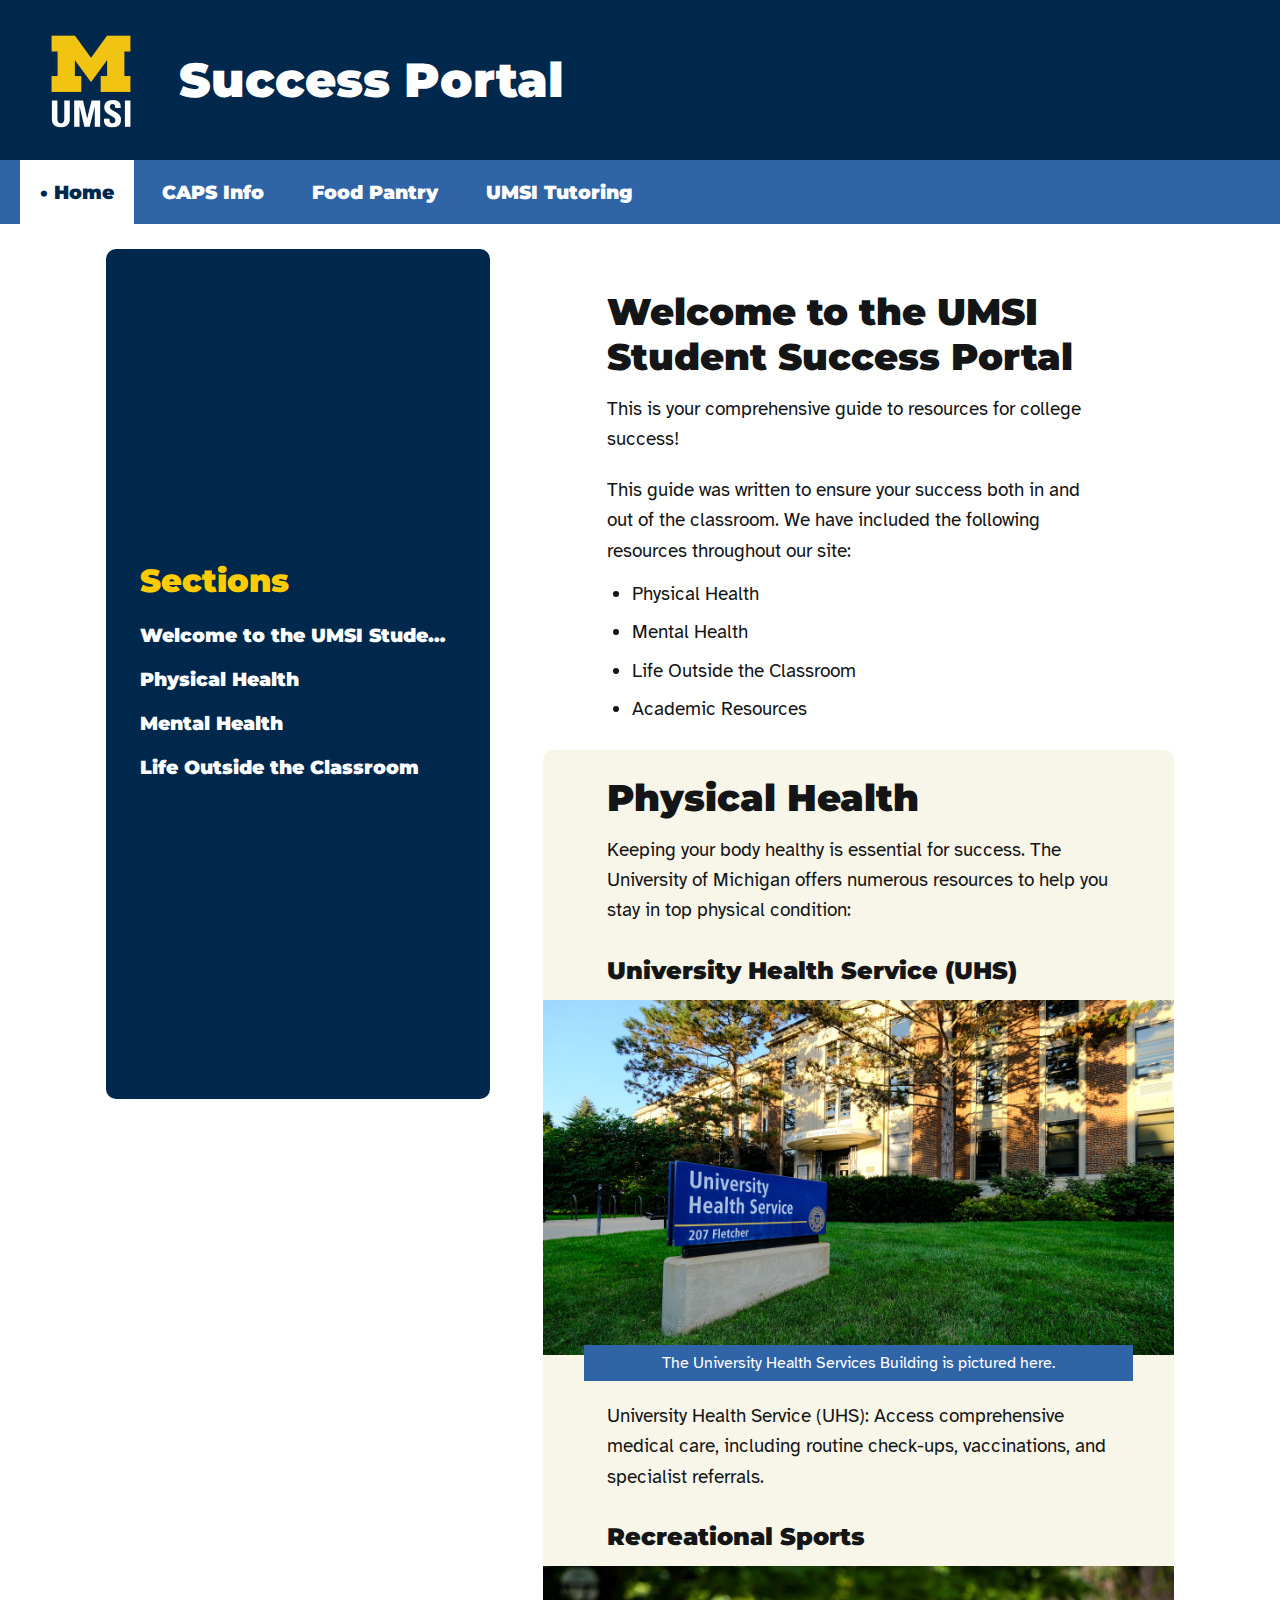
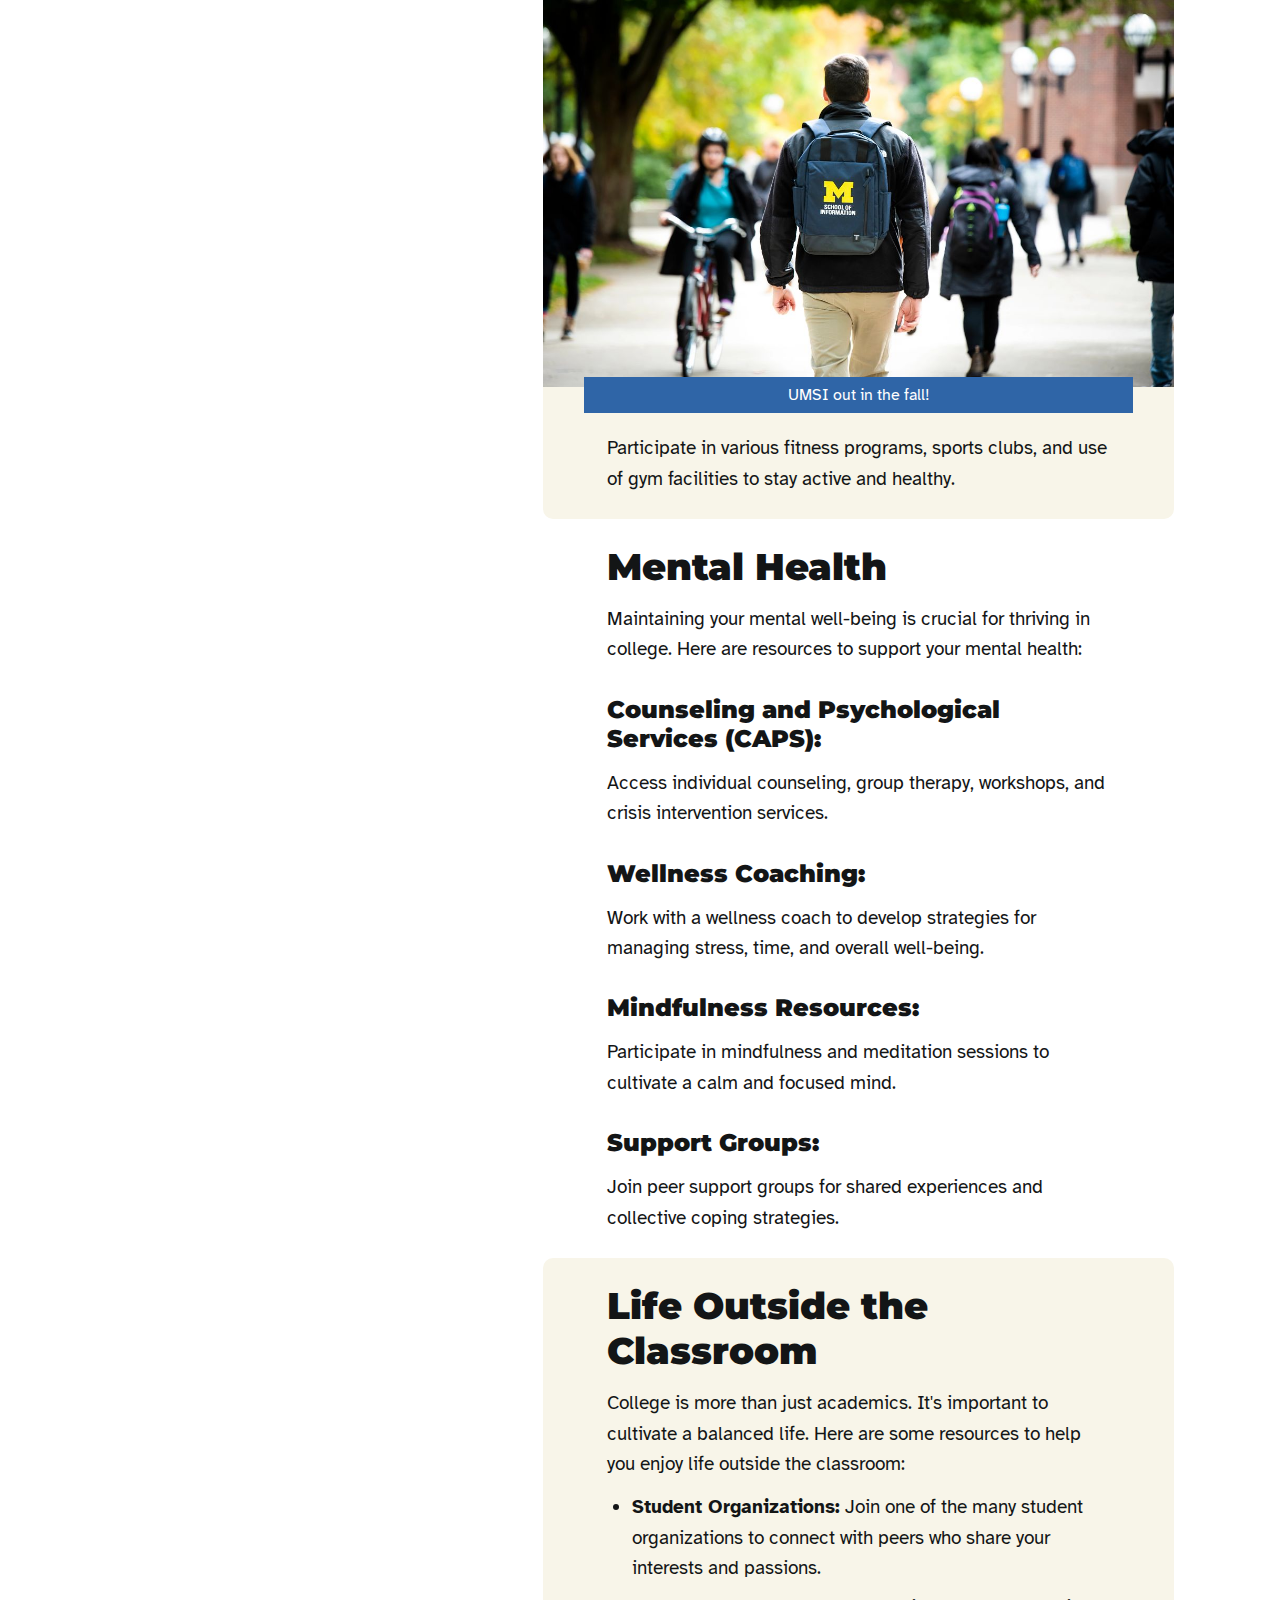
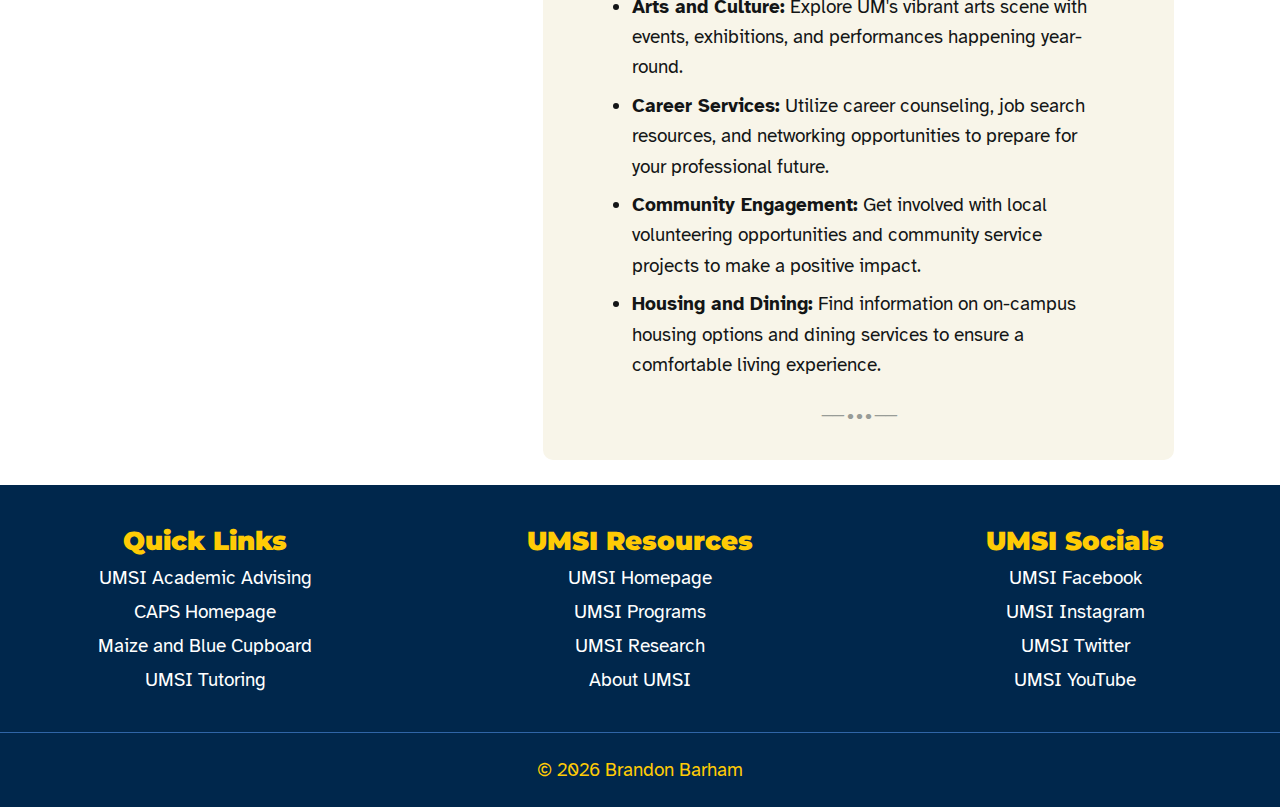
<file: index.html>
<!DOCTYPE html>
<html lang="en">
  <head>
    <meta charset="UTF-8">
    <meta
      name="viewport"
      content="width=device-width, initial-scale=1.0"
    >
    <title>Student Success Portal</title>

    <link
      rel="stylesheet"
      href="css/html5reset.css"
    >
    <link
      rel="stylesheet"
      href="css/style.css"
    >
  </head>
  <body>
    <header>
      <a
        href="#welcome-to-the-umsi-student-success-portal"
        class="skip"
        >Skip to Main Content</a
      >
      <img
        src="images/UMSI_signature_vertical_informal_solidblue.jpg"
        alt="UMSI Logo"
      >
      <h1>Success Portal</h1>
      <!-- Sourced from the UMSI Digital Asset Portal -->
      <nav aria-label="Page Navigation">
        <ul>
          <li>
            <a
              href="index.html"
              class="active"
              >Home</a
            >
          </li>
          <li><a href="caps.html">CAPS Info</a></li>
          <li><a href="pantry.html">Food Pantry</a></li>
          <li><a href="tutoring.html">UMSI Tutoring</a></li>
        </ul>
      </nav>
    </header>
    <main id="main">
      <aside>
        <div>
          <h2>Sections</h2>
          <nav aria-label="Section Navigation">
            <ul>
              <li>
                <a href="#welcome-to-the-umsi-student-success-portal">Welcome to the UMSI Student Success Portal</a>
              </li>
              <li>
                <a href="#physical-health">Physical Health</a>
              </li>
              <li>
                <a href="#mental-health">Mental Health</a>
              </li>
              <li>
                <a href="#life-outside-the-classroom">Life Outside the Classroom</a>
              </li>
            </ul>
          </nav>
        </div>
      </aside>

      <section id="welcome-to-the-umsi-student-success-portal">
        <h2>Welcome to the UMSI Student Success Portal</h2>

        <p>This is your comprehensive guide to resources for college success!</p>
        <p>This guide was written to ensure your success both in and out of the classroom. We have included the following resources throughout our site:</p>
        <ul>
          <li>Physical Health</li>
          <li>Mental Health</li>
          <li>Life Outside the Classroom</li>
          <li>Academic Resources</li>
        </ul>
      </section>

      <section id="physical-health">
        <h2>Physical Health</h2>

        <p>Keeping your body healthy is essential for success. The University of Michigan offers numerous resources to help you stay in top physical condition:</p>

        <article>
          <h3>University Health Service (UHS)</h3>
          <figure>
            <img
              src="images/UHS.jpg"
              alt="The sign for the University Health Services building, with the building itself in the background."
            >
            <!-- Sourced from the UMSI Digital Asset Portal -->
            <figcaption>The University Health Services Building is pictured here.</figcaption>
          </figure>
          <p>University Health Service (UHS): Access comprehensive medical care, including routine check-ups, vaccinations, and specialist referrals.</p>
        </article>

        <article>
          <h3>Recreational Sports</h3>
          <figure>
            <img
              src="images/UMSI_CampusFall_UMSIBackpack_02.jpg"
              alt="A student wears a UMSI backpack in fall on the drag."
            >
            <!-- Sourced from the UMSI Digital Asset Portal -->
            <figcaption>UMSI out in the fall!</figcaption>
          </figure>
          <p>Participate in various fitness programs, sports clubs, and use of gym facilities to stay active and healthy.</p>
        </article>
      </section>

      <section id="mental-health">
        <h2>Mental Health</h2>

        <p>Maintaining your mental well-being is crucial for thriving in college. Here are resources to support your mental health:</p>

        <article>
          <h3>Counseling and Psychological Services (CAPS):</h3>
          <p>Access individual counseling, group therapy, workshops, and crisis intervention services.</p>
        </article>

        <article>
          <h3>Wellness Coaching:</h3>
          <p>Work with a wellness coach to develop strategies for managing stress, time, and overall well-being.</p>
        </article>

        <article>
          <h3>Mindfulness Resources:</h3>
          <p>Participate in mindfulness and meditation sessions to cultivate a calm and focused mind.</p>
        </article>

        <article>
          <h3>Support Groups:</h3>
          <p>Join peer support groups for shared experiences and collective coping strategies.</p>
        </article>
      </section>

      <section id="life-outside-the-classroom">
        <h2>Life Outside the Classroom</h2>

        <p>College is more than just academics. It's important to cultivate a balanced life. Here are some resources to help you enjoy life outside the classroom:</p>
        <ul>
          <li><strong>Student Organizations:</strong> Join one of the many student organizations to connect with peers who share your interests and passions.</li>
          <li><strong>Arts and Culture:</strong> Explore UM's vibrant arts scene with events, exhibitions, and performances happening year-round.</li>
          <li><strong>Career Services:</strong> Utilize career counseling, job search resources, and networking opportunities to prepare for your professional future.</li>
          <li><strong>Community Engagement:</strong> Get involved with local volunteering opportunities and community service projects to make a positive impact.</li>
          <li><strong>Housing and Dining:</strong> Find information on on-campus housing options and dining services to ensure a comfortable living experience.</li>
        </ul>
      </section>

      <!-- Content taken & modified from UMGPT with the prompt, "write me a webpage of intro content to help University of Michigan Master's students navigate different resources for being successful in grad school - this will include academic resources, physical health resources, mental health resources, support for life outside the classroom"
        UMGPT. (2024). UMGPT (August 29th version) [Large language model]. -->
    </main>
    <footer>
      <section>
        <h2>Quick Links</h2>
        <p>
          <a href="https://sites.google.com/umich.edu/msiacademicadvising/student-support-resources"> UMSI Academic Advising </a>
        </p>
        <p>
          <a href="https://caps.umich.edu/">CAPS Homepage</a>
        </p>
        <p>
          <a href="https://mbc.studentlife.umich.edu/"> Maize and Blue Cupboard </a>
        </p>
        <p>
          <a href="https://sites.google.com/umich.edu/umsitutoring"> UMSI Tutoring </a>
        </p>
      </section>
      <section>
        <h2>UMSI Resources</h2>
        <p>
          <a href="https://www.si.umich.edu/">UMSI Homepage</a>
        </p>
        <p>
          <a href="https://www.si.umich.edu/programs">UMSI Programs</a>
        </p>
        <p>
          <a href="https://www.si.umich.edu/research">UMSI Research</a>
        </p>
        <p>
          <a href="https://www.si.umich.edu/about-umsi">About UMSI</a>
        </p>
      </section>
      <section>
        <h2>UMSI Socials</h2>
        <p>
          <a href="https://www.facebook.com/uomsi/">UMSI Facebook</a>
        </p>
        <p>
          <a href="https://www.instagram.com/umschoolofinformation/">UMSI Instagram</a>
        </p>
        <p>
          <a href="https://x.com/umsi">UMSI Twitter</a>
        </p>
        <p>
          <a href="https://www.youtube.com/user/schoolofinformation">UMSI YouTube</a>
        </p>
      </section>
      <div>
        <p>&copy; <span id="year">2025</span> Brandon Barham</p>
      </div>
    </footer>

    <script src="js/script.js"></script>
  </body>
</html>
</file>
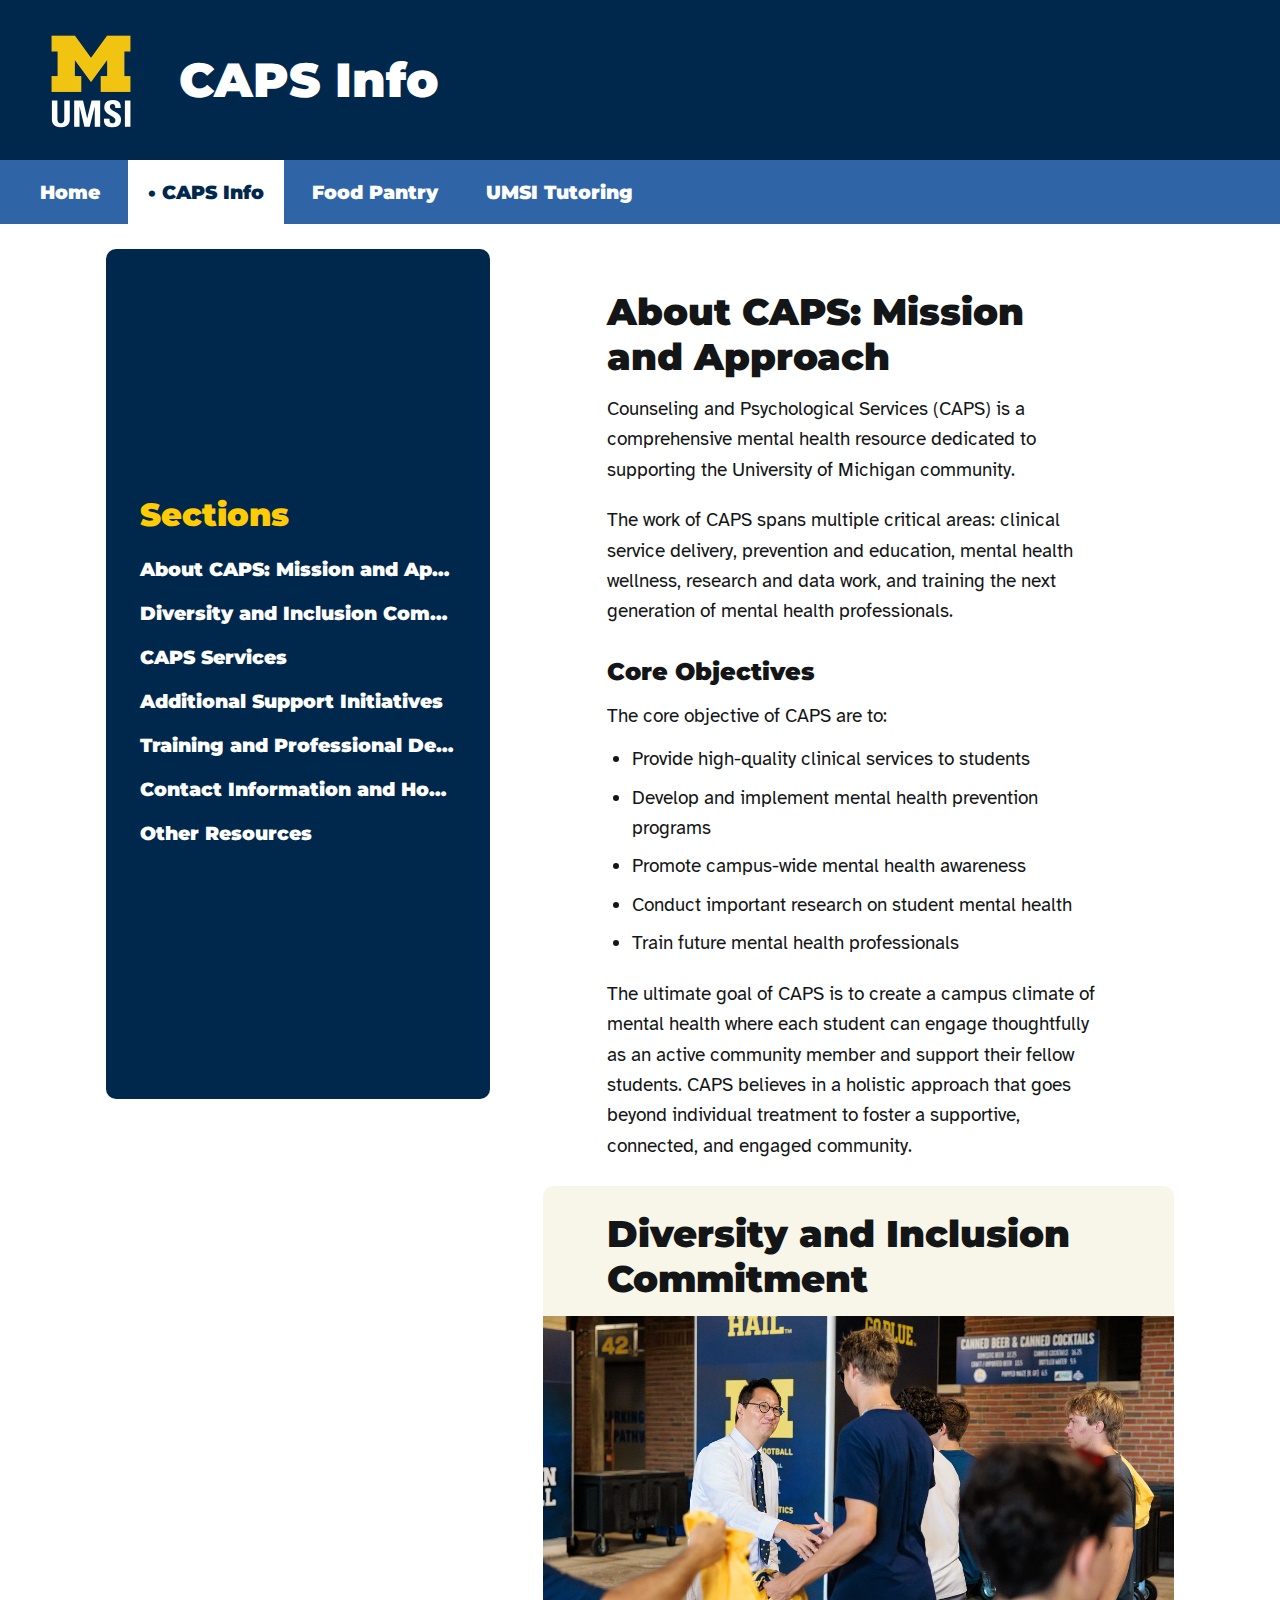
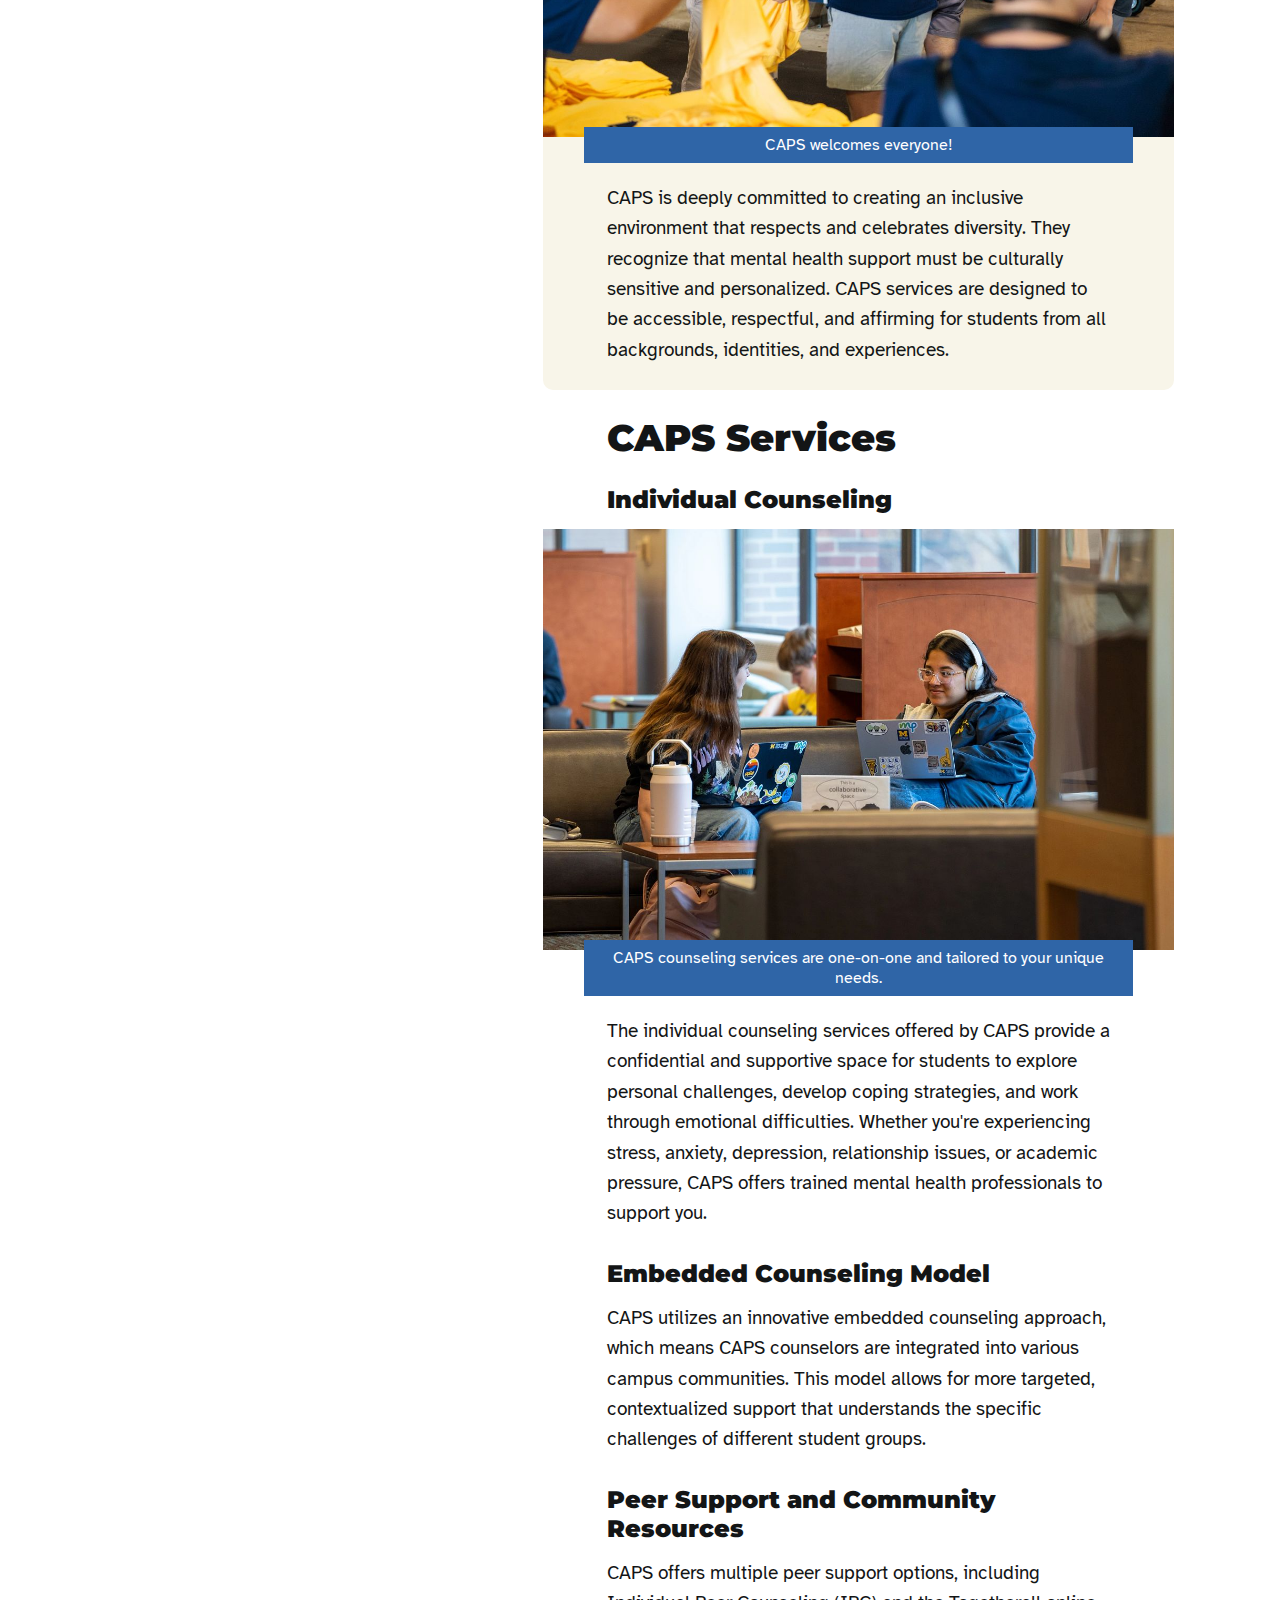
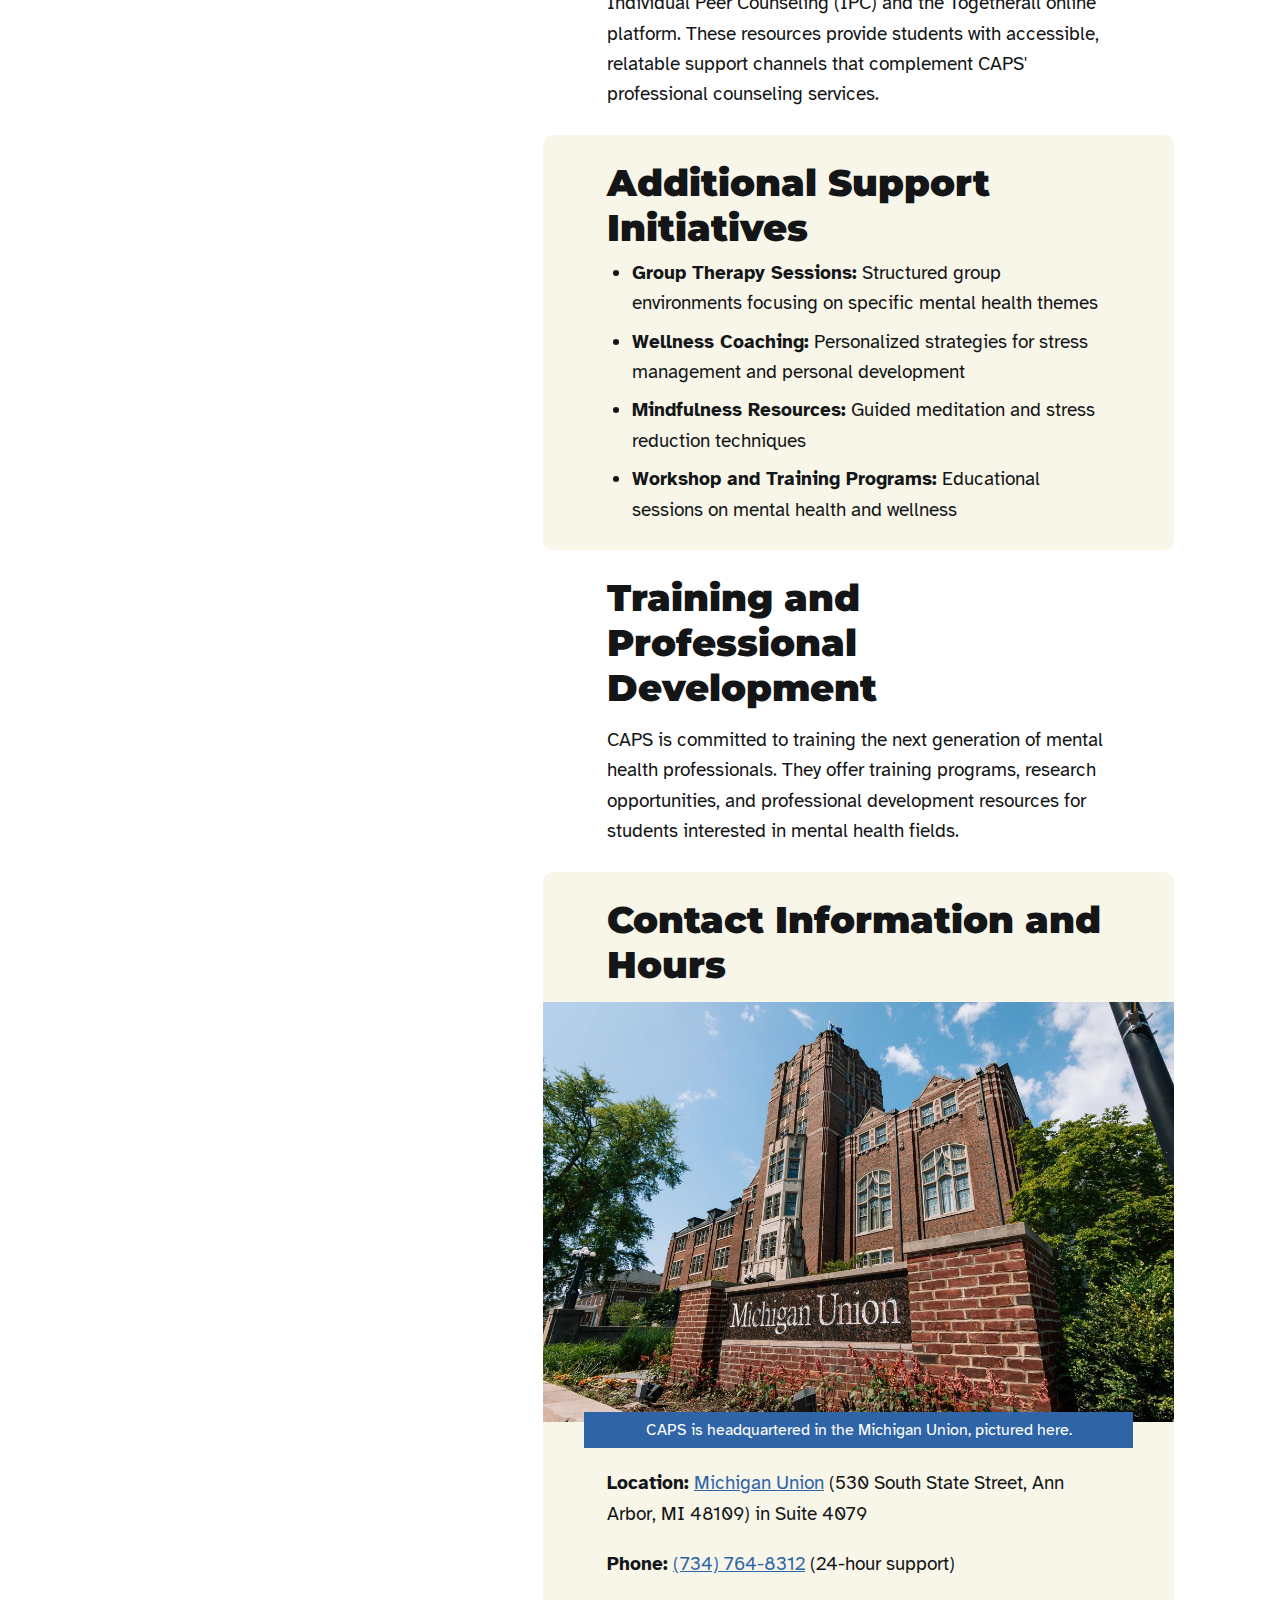
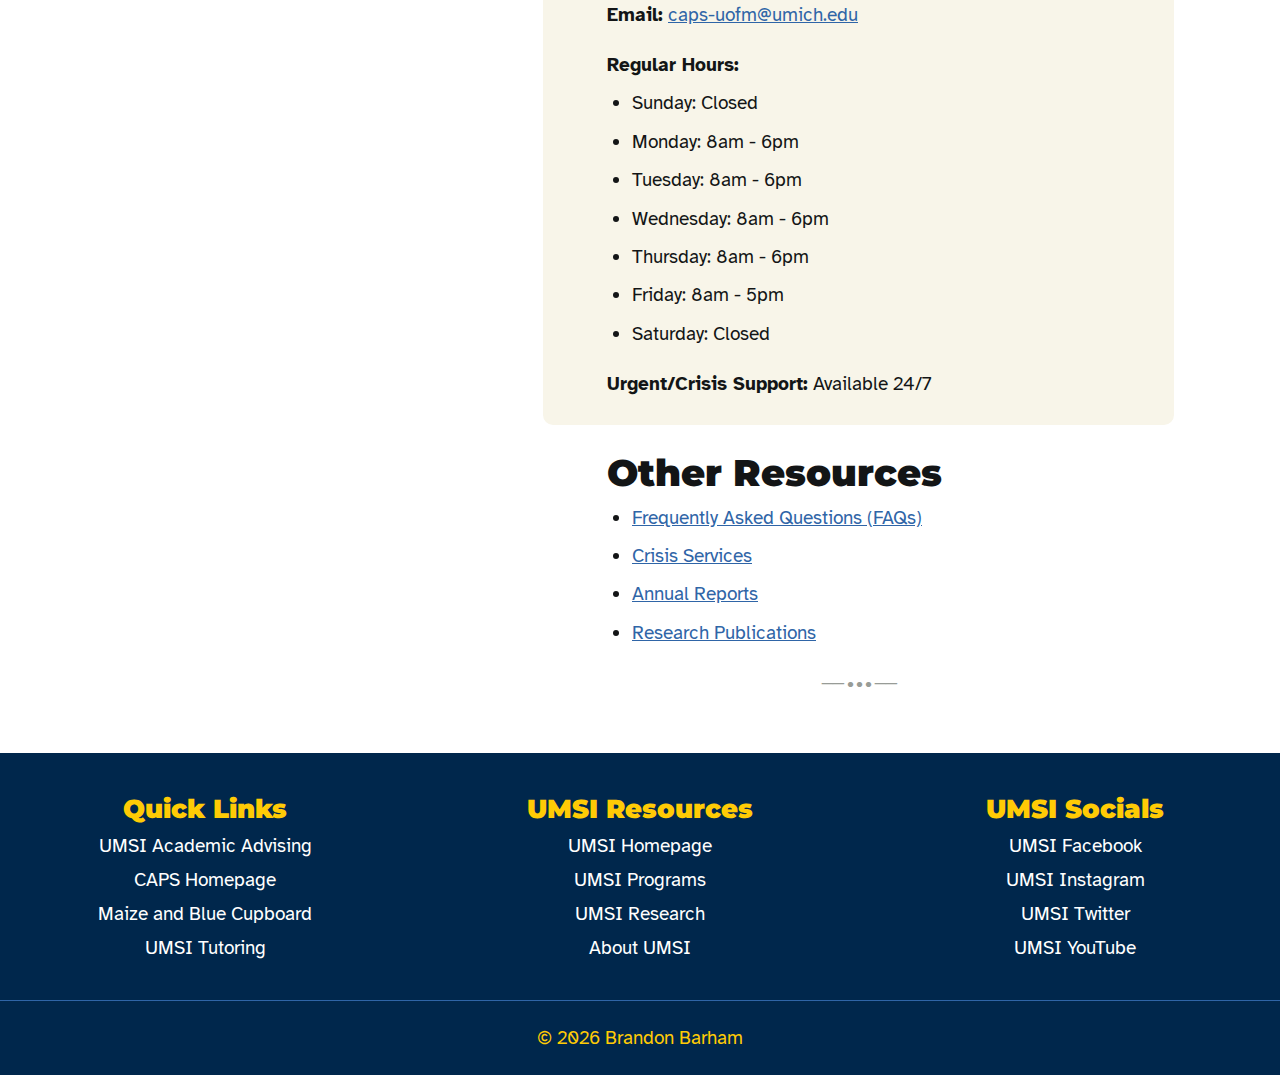
<file: caps.html>
<!DOCTYPE html>
<html lang="en">
  <head>
    <meta charset="UTF-8">
    <meta
      name="viewport"
      content="width=device-width, initial-scale=1.0"
    >
    <title>CAPS Information</title>

    <link
      rel="stylesheet"
      href="css/html5reset.css"
    >
    <link
      rel="stylesheet"
      href="css/style.css"
    >
  </head>
  <body>
    <header>
      <a
        href="#about-caps-mission-and-approach"
        class="skip"
        >Skip to Main Content</a
      >
      <img
        src="images/UMSI_signature_vertical_informal_solidblue.jpg"
        alt="UMSI Logo"
      >
      <h1>CAPS Info</h1>
      <!-- Sourced from the UMSI Digital Asset Portal -->
      <nav aria-label="Page Navigation">
        <ul>
          <li><a href="index.html">Home</a></li>
          <li>
            <a
              href="caps.html"
              class="active"
              >CAPS Info</a
            >
          </li>
          <li><a href="pantry.html">Food Pantry</a></li>
          <li><a href="tutoring.html">UMSI Tutoring</a></li>
        </ul>
      </nav>
    </header>
    <main id="main">
      <aside>
        <div>
          <h2>Sections</h2>
          <nav aria-label="Section Navigation">
            <ul>
              <li>
                <a href="#about-caps-mission-and-approach">About CAPS: Mission and Approach</a>
              </li>
              <li>
                <a href="#diversity-and-inclusion-commitment">Diversity and Inclusion Commitment</a>
              </li>
              <li>
                <a href="#caps-services">CAPS Services</a>
              </li>
              <li>
                <a href="#additional-support-initiatives">Additional Support Initiatives</a>
              </li>
              <li>
                <a href="#training-and-professional-development">Training and Professional Development</a>
              </li>
              <li>
                <a href="#contact-information-and-hours">Contact Information and Hours</a>
              </li>
              <li>
                <a href="#other-resources">Other Resources</a>
              </li>
            </ul>
          </nav>
        </div>
      </aside>

      <section id="about-caps-mission-and-approach">
        <h2>About CAPS: Mission and Approach</h2>

        <p>Counseling and Psychological Services (CAPS) is a comprehensive mental health resource dedicated to supporting the University of Michigan community.</p>
        <p>
          The work of CAPS spans multiple critical areas: clinical service delivery, prevention and education, mental health wellness, research and data work, and training the next generation of
          mental health professionals.
        </p>

        <article>
          <h3>Core Objectives</h3>
          <p>The core objective of CAPS are to:</p>
          <ul>
            <li>Provide high-quality clinical services to students</li>
            <li>Develop and implement mental health prevention programs</li>
            <li>Promote campus-wide mental health awareness</li>
            <li>Conduct important research on student mental health</li>
            <li>Train future mental health professionals</li>
          </ul>
          <p>
            The ultimate goal of CAPS is to create a campus climate of mental health where each student can engage thoughtfully as an active community member and support their fellow students. CAPS
            believes in a holistic approach that goes beyond individual treatment to foster a supportive, connected, and engaged community.
          </p>
        </article>
      </section>

      <section id="diversity-and-inclusion-commitment">
        <h2>Diversity and Inclusion Commitment</h2>

        <figure>
          <img
            src="images/MCOMMONS-NewStudentConvocation2024-16.jpg"
            alt="A student shakes hands with Santa Ono, the University president."
          >
          <!-- Sourced from the UMSI Digital Asset Portal -->
          <figcaption>CAPS welcomes everyone!</figcaption>
        </figure>
        <p>
          CAPS is deeply committed to creating an inclusive environment that respects and celebrates diversity. They recognize that mental health support must be culturally sensitive and personalized.
          CAPS services are designed to be accessible, respectful, and affirming for students from all backgrounds, identities, and experiences.
        </p>
      </section>

      <section id="caps-services">
        <h2>CAPS Services</h2>

        <article>
          <h3>Individual Counseling</h3>
          <figure>
            <img
              src="images/MCOMMONS-DSC01559.jpg"
              alt="Two students on their laptops talk on a couch in Hatcher Graduate Library."
            >
            <!-- Sourced from the UMSI Digital Asset Portal -->
            <figcaption>CAPS counseling services are one-on-one and tailored to your unique needs.</figcaption>
          </figure>
          <p>
            The individual counseling services offered by CAPS provide a confidential and supportive space for students to explore personal challenges, develop coping strategies, and work through
            emotional difficulties. Whether you're experiencing stress, anxiety, depression, relationship issues, or academic pressure, CAPS offers trained mental health professionals to support you.
          </p>
        </article>

        <article>
          <h3>Embedded Counseling Model</h3>
          <p>
            CAPS utilizes an innovative embedded counseling approach, which means CAPS counselors are integrated into various campus communities. This model allows for more targeted, contextualized
            support that understands the specific challenges of different student groups.
          </p>
        </article>

        <article>
          <h3>Peer Support and Community Resources</h3>
          <p>
            CAPS offers multiple peer support options, including Individual Peer Counseling (IPC) and the Togetherall online platform. These resources provide students with accessible, relatable
            support channels that complement CAPS' professional counseling services.
          </p>
        </article>
      </section>

      <section id="additional-support-initiatives">
        <h2>Additional Support Initiatives</h2>

        <ul>
          <li><strong>Group Therapy Sessions:</strong> Structured group environments focusing on specific mental health themes</li>
          <li><strong>Wellness Coaching:</strong> Personalized strategies for stress management and personal development</li>
          <li><strong>Mindfulness Resources:</strong> Guided meditation and stress reduction techniques</li>
          <li><strong>Workshop and Training Programs:</strong> Educational sessions on mental health and wellness</li>
        </ul>
      </section>

      <section id="training-and-professional-development">
        <h2>Training and Professional Development</h2>

        <p>
          CAPS is committed to training the next generation of mental health professionals. They offer training programs, research opportunities, and professional development resources for students
          interested in mental health fields.
        </p>
      </section>

      <section id="contact-information-and-hours">
        <h2>Contact Information and Hours</h2>

        <figure>
          <img
            src="images/MCOMMONS-Michigan-Union.jpg"
            alt="The Michigan Union's brown brick architecture painted in the glow of the sun on a clear blue day."
          >
          <!-- Sourced from the UMSI Digital Asset Portal -->
          <figcaption>CAPS is headquartered in the Michigan Union, pictured here.</figcaption>
        </figure>
        <address>
          <p>
            <strong>Location:</strong>
            <a href="https://maps.app.goo.gl/4MD8FkTtnabgHg7v5">Michigan Union</a>
            (530 South State Street, Ann Arbor, MI 48109) in Suite 4079
          </p>
          <p>
            <strong>Phone:</strong>
            <a href="tel:+1734-764-8312">(734) 764-8312</a> (24-hour support)
          </p>
          <p>
            <strong>Email:</strong>
            <a
              href="mailto:caps-uofm@umich.edu"
              target="_blank"
              >caps-uofm@umich.edu</a
            >
          </p>
          <p><strong>Regular Hours:</strong></p>
          <ul>
            <li>Sunday: Closed</li>
            <li>Monday: 8am - 6pm</li>
            <li>Tuesday: 8am - 6pm</li>
            <li>Wednesday: 8am - 6pm</li>
            <li>Thursday: 8am - 6pm</li>
            <li>Friday: 8am - 5pm</li>
            <li>Saturday: Closed</li>
          </ul>
          <p><strong>Urgent/Crisis Support:</strong> Available 24/7</p>
        </address>
      </section>

      <section id="other-resources">
        <h2>Other Resources</h2>

        <ul>
          <li>
            <a href="https://caps.umich.edu/article/frequently-asked-questions-faqs">Frequently Asked Questions (FAQs)</a>
          </li>
          <li>
            <a href="https://caps.umich.edu/article/crisis-services-0">Crisis Services</a>
          </li>
          <li>
            <a href="https://caps.umich.edu/article/annual-reports">Annual Reports</a>
          </li>
          <li>
            <a href="https://caps.umich.edu/research">Research Publications</a>
          </li>
        </ul>
      </section>

      <!-- Content taken & modified from UMGPT with the prompt, "I'm working on a client project; here's the proposal (see pasted content). I need to generate HTML content for a page, in the following format (see pasted HTML). The page I'm working on is on CAPS (see pasted content for some information) at the University of Michigan."
        UMGPT. (2024). UMGPT (August 29th version) [Large language model]. -->
    </main>
    <footer>
      <section>
        <h2>Quick Links</h2>
        <p>
          <a href="https://sites.google.com/umich.edu/msiacademicadvising/student-support-resources"> UMSI Academic Advising </a>
        </p>
        <p>
          <a href="https://caps.umich.edu/">CAPS Homepage</a>
        </p>
        <p>
          <a href="https://mbc.studentlife.umich.edu/"> Maize and Blue Cupboard </a>
        </p>
        <p>
          <a href="https://sites.google.com/umich.edu/umsitutoring"> UMSI Tutoring </a>
        </p>
      </section>
      <section>
        <h2>UMSI Resources</h2>
        <p>
          <a href="https://www.si.umich.edu/">UMSI Homepage</a>
        </p>
        <p>
          <a href="https://www.si.umich.edu/programs">UMSI Programs</a>
        </p>
        <p>
          <a href="https://www.si.umich.edu/research">UMSI Research</a>
        </p>
        <p>
          <a href="https://www.si.umich.edu/about-umsi">About UMSI</a>
        </p>
      </section>
      <section>
        <h2>UMSI Socials</h2>
        <p>
          <a href="https://www.facebook.com/uomsi/">UMSI Facebook</a>
        </p>
        <p>
          <a href="https://www.instagram.com/umschoolofinformation/">UMSI Instagram</a>
        </p>
        <p>
          <a href="https://x.com/umsi">UMSI Twitter</a>
        </p>
        <p>
          <a href="https://www.youtube.com/user/schoolofinformation">UMSI YouTube</a>
        </p>
      </section>
      <div>
        <p>&copy; <span id="year">2025</span> Brandon Barham</p>
      </div>
    </footer>

    <script src="js/script.js"></script>
  </body>
</html>
</file>
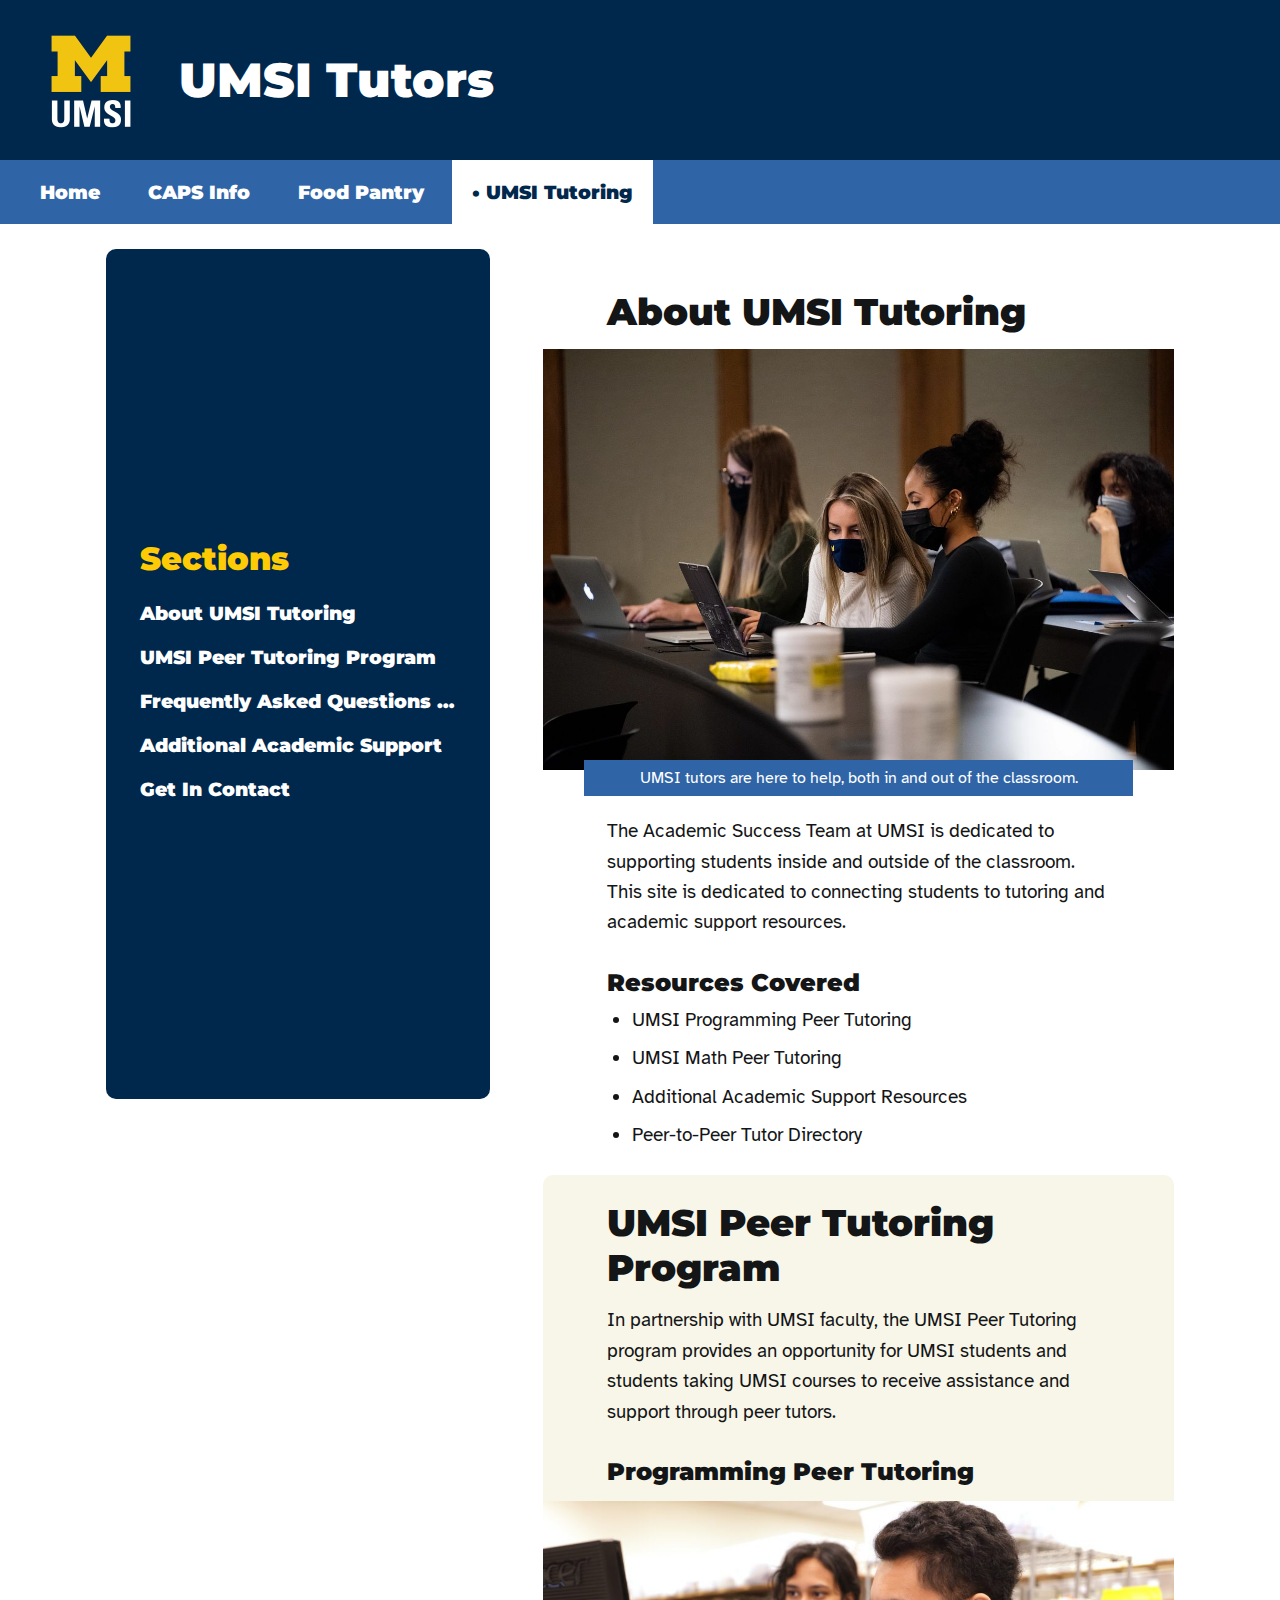
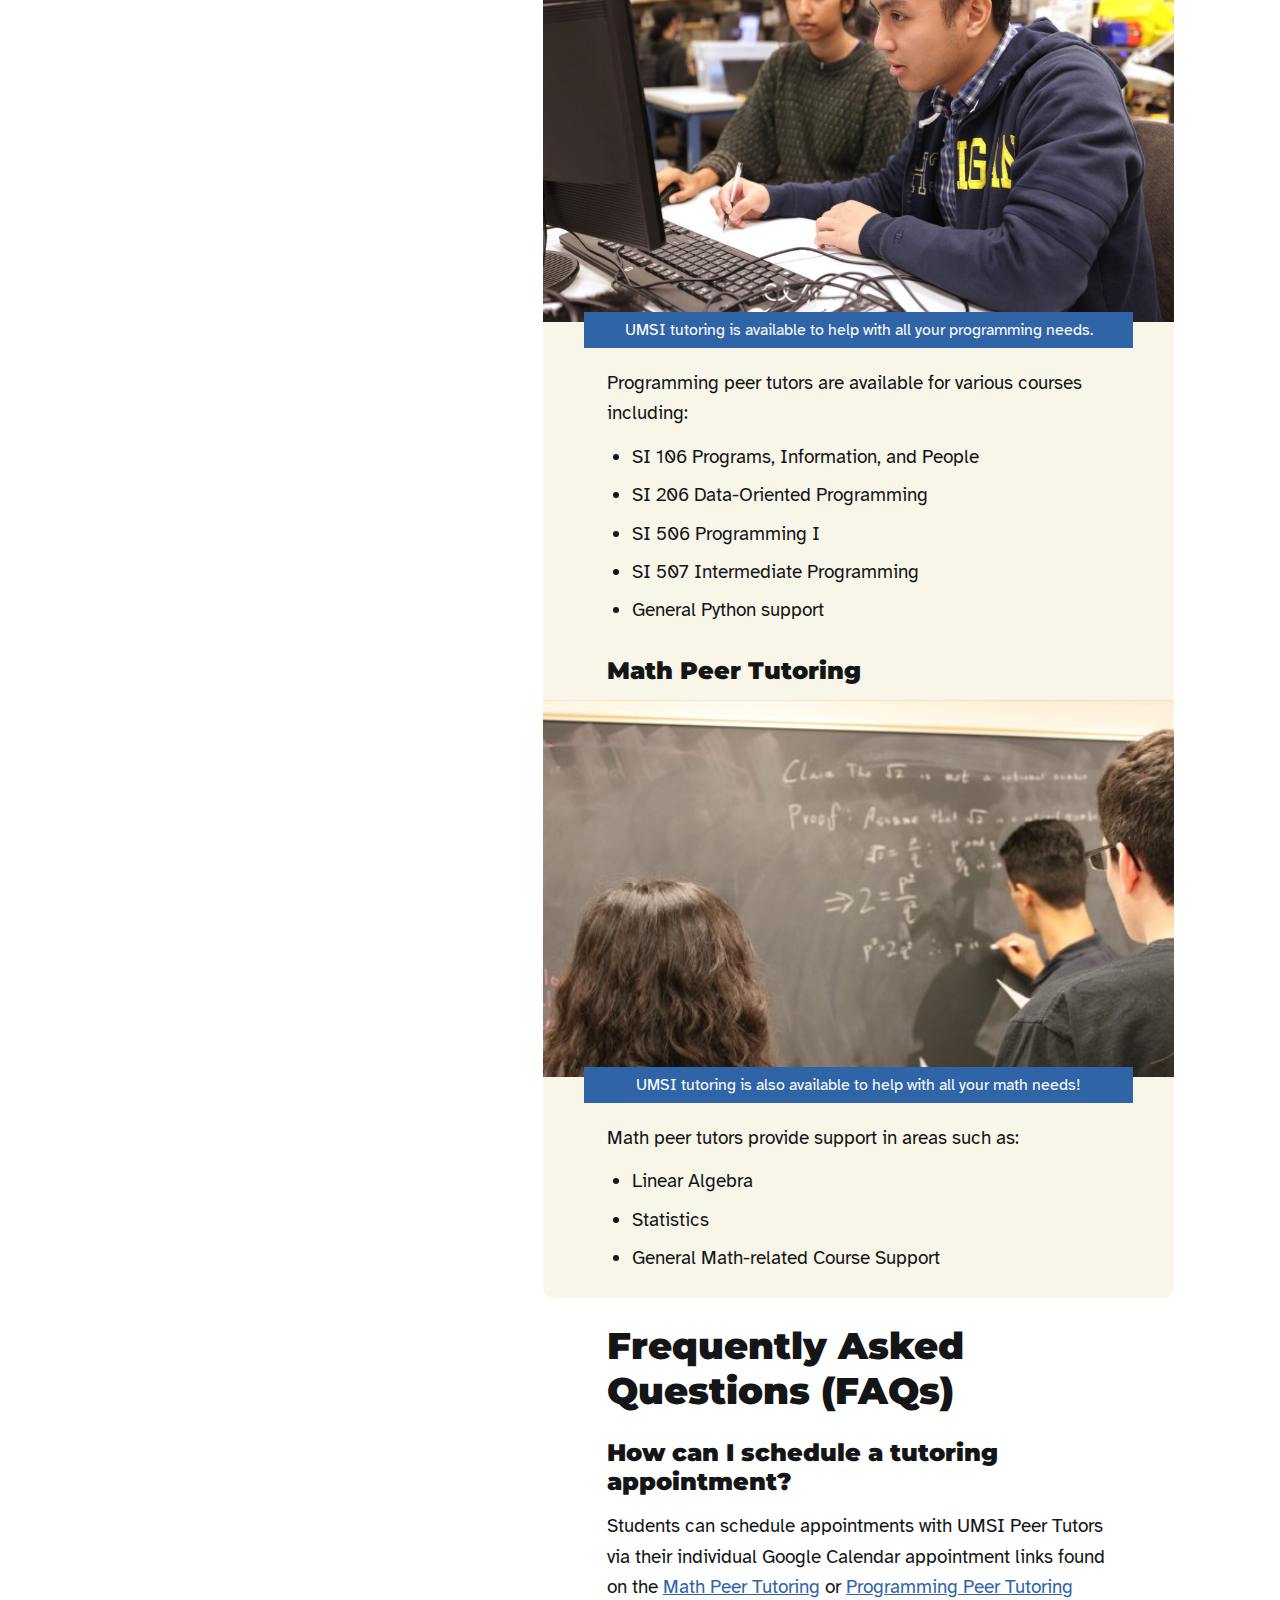
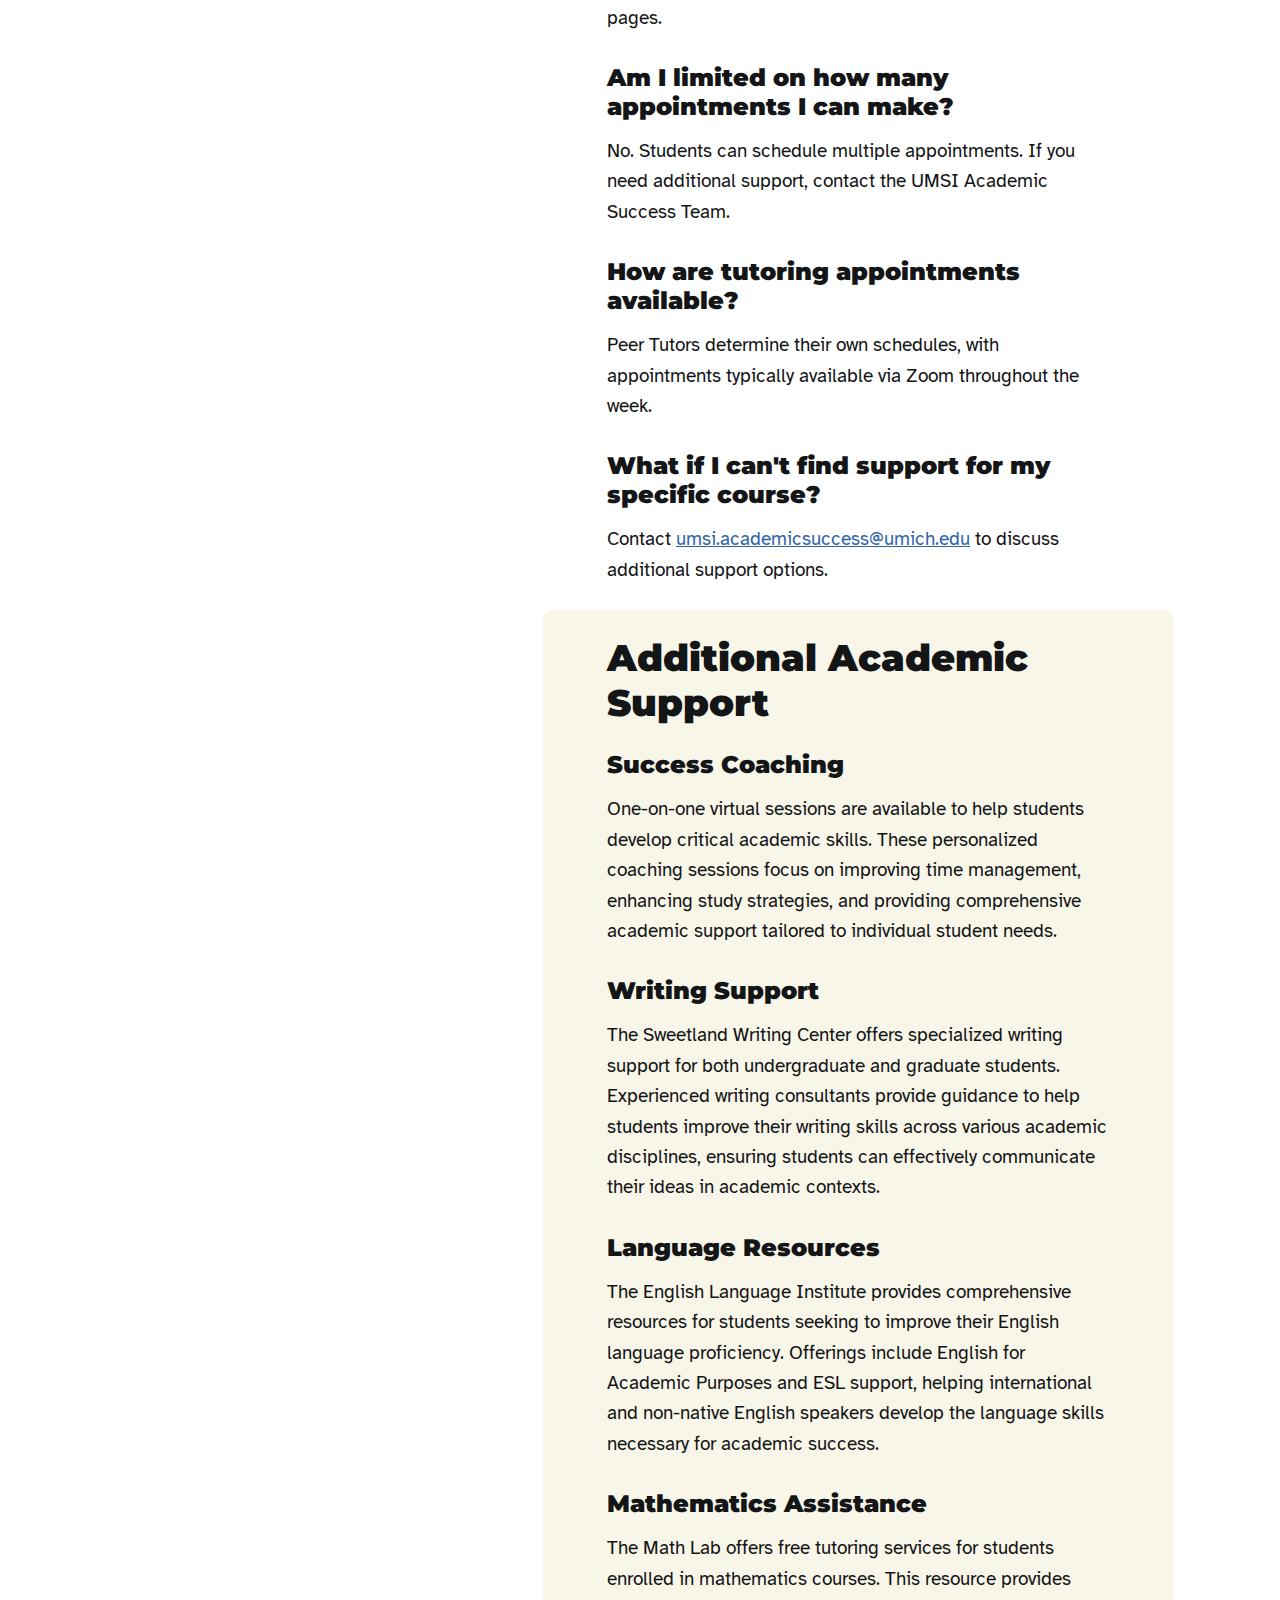
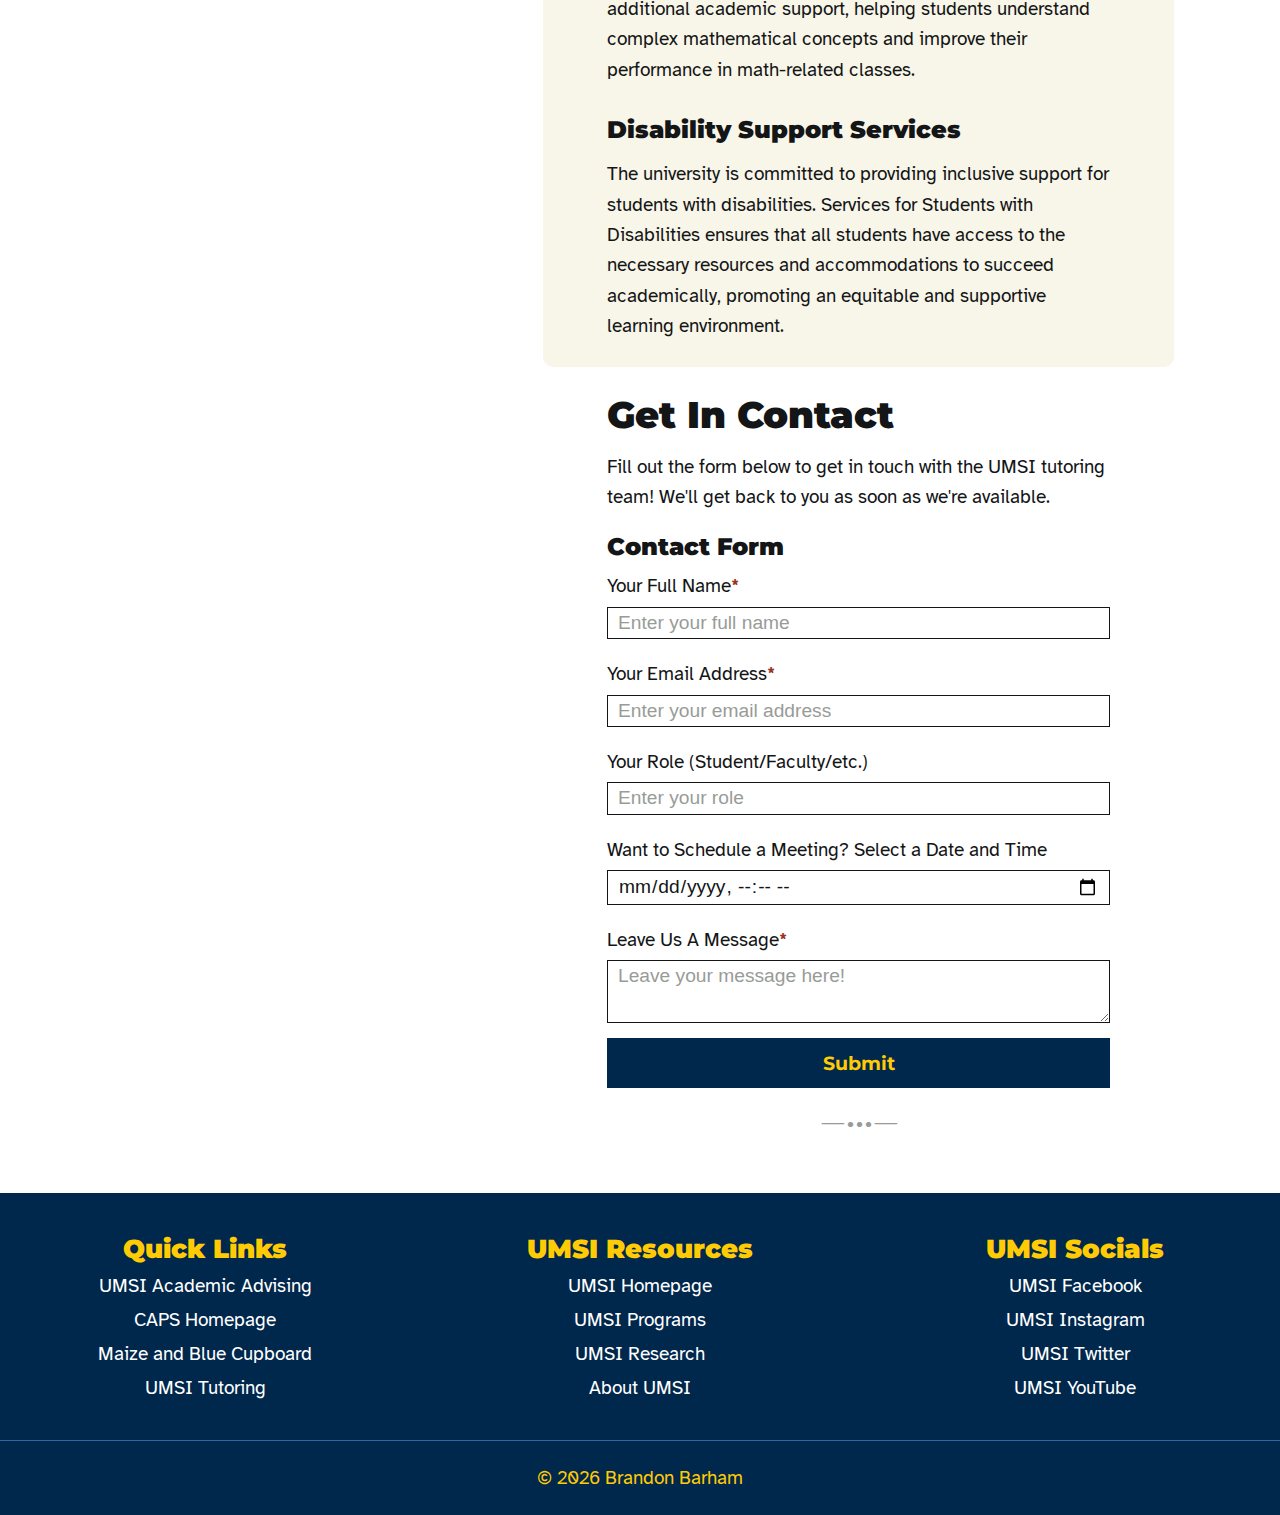
<file: tutoring.html>
<!DOCTYPE html>
<html lang="en">
  <head>
    <meta charset="UTF-8">
    <meta
      name="viewport"
      content="width=device-width, initial-scale=1.0"
    >
    <title>UMSI Tutoring</title>

    <link
      rel="stylesheet"
      href="css/html5reset.css"
    >
    <link
      rel="stylesheet"
      href="css/style.css"
    >
  </head>
  <body>
    <header>
      <a
        href="#about-umsi-tutoring"
        class="skip"
        >Skip to Main Content</a
      >
      <img
        src="images/UMSI_signature_vertical_informal_solidblue.jpg"
        alt="UMSI Logo"
      >
      <h1>UMSI Tutors</h1>
      <!-- Sourced from the UMSI Digital Asset Portal -->
      <nav aria-label="Page Navigation">
        <ul>
          <li><a href="index.html">Home</a></li>
          <li><a href="caps.html">CAPS Info</a></li>
          <li><a href="pantry.html">Food Pantry</a></li>
          <li>
            <a
              href="tutoring.html"
              class="active"
              >UMSI Tutoring</a
            >
          </li>
        </ul>
      </nav>
    </header>
    <main id="main">
      <aside>
        <div>
          <h2>Sections</h2>
          <nav aria-label="Section Navigation">
            <ul>
              <li>
                <a href="#about-umsi-tutoring">About UMSI Tutoring</a>
              </li>
              <li>
                <a href="#umsi-peer-tutoring-program">UMSI Peer Tutoring Program</a>
              </li>
              <li>
                <a href="#frequently-asked-questions-faqs">Frequently Asked Questions (FAQs)</a>
              </li>
              <li>
                <a href="#additional-academic-support">Additional Academic Support</a>
              </li>
              <li>
                <a href="#get-in-contact">Get In Contact</a>
              </li>
            </ul>
          </nav>
        </div>
      </aside>

      <section id="about-umsi-tutoring">
        <h2>About UMSI Tutoring</h2>

        <figure>
          <img
            src="images/UMSI_SI311_10132021_002.jpg"
            alt="Students helping one another inside a classroom in North Quad."
          >
          <!-- Sourced from the UMSI Digital Asset Portal -->
          <figcaption>UMSI tutors are here to help, both in and out of the classroom.</figcaption>
        </figure>
        <p>
          The Academic Success Team at UMSI is dedicated to supporting students inside and outside of the classroom. This site is dedicated to connecting students to tutoring and academic support
          resources.
        </p>

        <article>
          <h3>Resources Covered</h3>
          <ul>
            <li>UMSI Programming Peer Tutoring</li>
            <li>UMSI Math Peer Tutoring</li>
            <li>Additional Academic Support Resources</li>
            <li>Peer-to-Peer Tutor Directory</li>
          </ul>
        </article>
      </section>

      <section id="umsi-peer-tutoring-program">
        <h2>UMSI Peer Tutoring Program</h2>

        <p>
          In partnership with UMSI faculty, the UMSI Peer Tutoring program provides an opportunity for UMSI students and students taking UMSI courses to receive assistance and support through peer
          tutors.
        </p>

        <article>
          <h3>Programming Peer Tutoring</h3>
          <figure>
            <img
              src="images/students-programming.jpg"
              alt="Two college students peer programming. One is writing notes while the other controls the computer."
            >
            <!-- Sourced from: https://majors.engin.umich.edu/program/computer-science/ -->
            <figcaption>UMSI tutoring is available to help with all your programming needs.</figcaption>
          </figure>
          <p>Programming peer tutors are available for various courses including:</p>
          <ul>
            <li>SI 106 Programs, Information, and People</li>
            <li>SI 206 Data-Oriented Programming</li>
            <li>SI 506 Programming I</li>
            <li>SI 507 Intermediate Programming</li>
            <li>General Python support</li>
          </ul>
        </article>

        <article>
          <h3>Math Peer Tutoring</h3>
          <figure>
            <img
              src="images/students-doing-math.jpg"
              alt="Three college students working together to solve an equation, written in chalk on a blackboard."
            >
            <!-- Sourced from: https://lsa.umich.edu/math/diversity/learning-community-in-inclusive-teaching.html -->
            <figcaption>UMSI tutoring is also available to help with all your math needs!</figcaption>
          </figure>
          <p>Math peer tutors provide support in areas such as:</p>
          <ul>
            <li>Linear Algebra</li>
            <li>Statistics</li>
            <li>General Math-related Course Support</li>
          </ul>
        </article>
      </section>

      <section id="frequently-asked-questions-faqs">
        <h2>Frequently Asked Questions (FAQs)</h2>

        <article>
          <h3>How can I schedule a tutoring appointment?</h3>
          <p>
            Students can schedule appointments with UMSI Peer Tutors via their individual Google Calendar appointment links found on the
            <a href="https://sites.google.com/umich.edu/umsitutoring/umsi-math-tutoring">Math Peer Tutoring</a>
            or
            <a href="https://sites.google.com/umich.edu/umsitutoring/umsi-programming-tutoring">Programming Peer Tutoring</a>
            pages.
          </p>
        </article>

        <article>
          <h3>Am I limited on how many appointments I can make?</h3>
          <p>No. Students can schedule multiple appointments. If you need additional support, contact the UMSI Academic Success Team.</p>
        </article>

        <article>
          <h3>How are tutoring appointments available?</h3>
          <p>Peer Tutors determine their own schedules, with appointments typically available via Zoom throughout the week.</p>
        </article>

        <article>
          <h3>What if I can't find support for my specific course?</h3>
          <p>
            Contact
            <a
              href="mailto:umsi.academicsuccess@umich.edu"
              target="_blank"
              >umsi.academicsuccess@umich.edu</a
            >
            to discuss additional support options.
          </p>
        </article>
      </section>

      <section id="additional-academic-support">
        <h2>Additional Academic Support</h2>

        <article>
          <h3>Success Coaching</h3>
          <p>
            One-on-one virtual sessions are available to help students develop critical academic skills. These personalized coaching sessions focus on improving time management, enhancing study
            strategies, and providing comprehensive academic support tailored to individual student needs.
          </p>
        </article>

        <article>
          <h3>Writing Support</h3>
          <p>
            The Sweetland Writing Center offers specialized writing support for both undergraduate and graduate students. Experienced writing consultants provide guidance to help students improve
            their writing skills across various academic disciplines, ensuring students can effectively communicate their ideas in academic contexts.
          </p>
        </article>

        <article>
          <h3>Language Resources</h3>
          <p>
            The English Language Institute provides comprehensive resources for students seeking to improve their English language proficiency. Offerings include English for Academic Purposes and ESL
            support, helping international and non-native English speakers develop the language skills necessary for academic success.
          </p>
        </article>

        <article>
          <h3>Mathematics Assistance</h3>
          <p>
            The Math Lab offers free tutoring services for students enrolled in mathematics courses. This resource provides additional academic support, helping students understand complex
            mathematical concepts and improve their performance in math-related classes.
          </p>
        </article>

        <article>
          <h3>Disability Support Services</h3>
          <p>
            The university is committed to providing inclusive support for students with disabilities. Services for Students with Disabilities ensures that all students have access to the necessary
            resources and accommodations to succeed academically, promoting an equitable and supportive learning environment.
          </p>
        </article>
      </section>

      <section id="get-in-contact">
        <h2>Get In Contact</h2>

        <p>Fill out the form below to get in touch with the UMSI tutoring team! We'll get back to you as soon as we're available.</p>

        <form
          action="https://formspree.io/f/meoalznj"
          method="POST"
        >
          <fieldset>
            <legend>Contact Form</legend>

            <label for="name-input">Your Full Name<span class="required">*</span></label>
            <input
              type="text"
              placeholder="Enter your full name"
              name="name"
              id="name-input"
              required
            >

            <label for="email-input">Your Email Address<span class="required">*</span></label>
            <input
              type="email"
              placeholder="Enter your email address"
              name="email"
              id="email-input"
              required
            >

            <label for="role-input">Your Role (Student/Faculty/etc.)</label>
            <input
              type="text"
              placeholder="Enter your role"
              name="role"
              id="role-input"
            >

            <label for="datetime-input">Want to Schedule a Meeting? Select a Date and Time</label>
            <input
              type="datetime-local"
              name="datetime"
              id="datetime-input"
            >

            <label for="message-textarea">Leave Us A Message<span class="required">*</span></label>
            <textarea
              name="message"
              placeholder="Leave your message here!"
              id="message-textarea"
              required
            ></textarea>

            <input
              type="submit"
              value="Submit"
            >
          </fieldset>
        </form>
      </section>

      <!-- Content taken & modified from UMGPT with the prompt, "I'm working on a client project; here's the proposal (see pasted content). I need to generate HTML content for a page, in the following format (see pasted HTML). The page I'm working on is on UMSI Tutoring (see pasted content for some information) at the University of Michigan."
        UMGPT. (2024). UMGPT (August 29th version) [Large language model]. -->
    </main>
    <footer>
      <section>
        <h2>Quick Links</h2>
        <p>
          <a href="https://sites.google.com/umich.edu/msiacademicadvising/student-support-resources"> UMSI Academic Advising </a>
        </p>
        <p>
          <a href="https://caps.umich.edu/">CAPS Homepage</a>
        </p>
        <p>
          <a href="https://mbc.studentlife.umich.edu/"> Maize and Blue Cupboard </a>
        </p>
        <p>
          <a href="https://sites.google.com/umich.edu/umsitutoring"> UMSI Tutoring </a>
        </p>
      </section>
      <section>
        <h2>UMSI Resources</h2>
        <p>
          <a href="https://www.si.umich.edu/">UMSI Homepage</a>
        </p>
        <p>
          <a href="https://www.si.umich.edu/programs">UMSI Programs</a>
        </p>
        <p>
          <a href="https://www.si.umich.edu/research">UMSI Research</a>
        </p>
        <p>
          <a href="https://www.si.umich.edu/about-umsi">About UMSI</a>
        </p>
      </section>
      <section>
        <h2>UMSI Socials</h2>
        <p>
          <a href="https://www.facebook.com/uomsi/">UMSI Facebook</a>
        </p>
        <p>
          <a href="https://www.instagram.com/umschoolofinformation/">UMSI Instagram</a>
        </p>
        <p>
          <a href="https://x.com/umsi">UMSI Twitter</a>
        </p>
        <p>
          <a href="https://www.youtube.com/user/schoolofinformation">UMSI YouTube</a>
        </p>
      </section>
      <div>
        <p>&copy; <span id="year">2025</span> Brandon Barham</p>
      </div>
    </footer>

    <script src="js/script.js"></script>
  </body>
</html>
</file>
<file: css/style.css>
/* Import fonts (Montserrat and Atkinson Hyperlegible): */
@import url("https://fonts.googleapis.com/css2?family=Atkinson+Hyperlegible:ital,wght@0,400;0,700;1,400;1,700&family=Montserrat:ital,wght@0,100..900;1,100..900&display=swap");

/* ======================================== ROOT STYLING ======================================== */
:root {
  font-size: 12pt;

  /* The below colors were all taken from the UM Style Guide, with the exception of tan (which was taken from admissions.umich.edu). */
  --blue: #00274c;
  --maize: #ffcb05;
  --light-blue: #2f65a7;
  --white: #ffffff;
  --black: #131516;
  --ash: #989c97;
  --tan: #f8f5e9;
  --transparent: #00000000;
  --red: #9a3324;

  --siding-mobile: calc(3dvw + 3px);
  --siding-desktop: 5dvw;
  --sidebar: 30dvw;
}

/*  ================================== GENERAL ELEMENT STYLING ================================== */
* {
  font-family: "Atkinson Hyperlegible";
  font-weight: 400;
  font-size: 1rem;
  color: var(--black);
}

*:focus {
  position: relative;
  outline: 2px solid var(--maize);
  border-radius: 1000px;
  text-decoration: underline;
}

h1,
h2,
h3 {
  font-family: "Montserrat";
  font-weight: 900;
}
h1 {
  font-size: 3rem;
}
h2 {
  font-size: 2.3rem;
  margin: 0px 0px -5px 0px;
}
h3 {
  font-size: 1.5rem;
  margin: 30px 0px -5px 0px;
}

p {
  font-size: 1.2rem;
  margin: 20px 0px 0px 0px;
}

/* ==================================== SKIP TO MAIN STYLING ==================================== */
.skip {
  display: block;
  position: absolute;
  top: -40px;
  grid-area: 1 / 2 / span 1 / -2;
  text-align: center;
  color: var(--white);
  font-family: "Montserrat";
  font-weight: 900;
  font-size: 1.2rem;
}
.skip:focus {
  position: static;
  margin-top: 25px;
}

/*  ================================ HEADER & NAVIGATION STYLING ================================ */
header {
  background-color: var(--blue);
  display: grid;
  grid-template-columns: var(--siding-mobile) 100px calc(12px + 2dvw) 1fr var(--siding-mobile);
  align-items: center;
  row-gap: 20px;
}
header img {
  grid-area: 2 / 2 / span 1 / span 1;
  margin: 10px 0px;
}
header nav {
  background-color: var(--light-blue);
  display: flex;
  grid-area: 3 / 1 / span 1 / -1;
}
header nav ul {
  display: flex;
  flex-direction: column;
  width: 100%;
  padding: 8px 0px;
  gap: 4px;
}
header nav ul a {
  display: block;
  padding: 8px 20px;
  color: var(--white);
  font-family: "Montserrat";
  font-weight: 900;
  font-size: 1.2rem;
  text-decoration: none;
  white-space: nowrap;
  transition: background-color 0.25s, color 0.25s;
}
header nav ul a:hover,
header nav ul a:focus,
header nav ul a.active {
  background-color: var(--white);
  color: var(--blue);
  border-radius: 0px;
}
header nav ul a.active::before {
  content: "• ";
}
header h1 {
  color: var(--white);
  grid-area: 2 / 4 / span 1 / span 1;
}

/* ==================================== MAIN CONTENT STYLING ==================================== */
main,
main section,
main section article {
  display: grid;
  grid-template-columns: var(--siding-mobile) 1fr var(--siding-mobile);
}
main section,
main section article {
  grid-column: 1 / -1;
}
main * {
  grid-column: 2 / span 1;
}
main figure {
  grid-column: 1 / -1;
}
main section {
  padding: 25px 0px 25px 0px;
}
main section:nth-child(2n + 1) {
  background-color: var(--tan);
}
main section:last-child::after {
  content: "—— \00a0 • \00a0 • \00a0 • \00a0 ——";
  display: flex;
  grid-column: 1 / -1;
  justify-content: center;
  color: var(--ash);
  margin: 25px 0px 10px 0px;
  letter-spacing: -2px;
}
main section figure img {
  width: 100%;
  margin: 20px 0px 0px 0px;
}
main section figcaption {
  position: relative;
  top: -15px;
  background-color: var(--light-blue);
  color: var(--white);
  margin: 0px var(--siding-mobile) -15px var(--siding-mobile);
  padding: 8px 10px;
  text-align: center;
  font-size: 1rem;
}
main section ul {
  list-style: disc;
}
main section ul,
main section ol {
  margin: 5px 0px 0px 0px;
}
main section ul li,
main section ol li {
  font-size: 1.2rem;
  margin: 8px 0px 0px 25px;
}
main section ol > li::marker {
  font-weight: 700;
}
main section address {
  font-style: normal;
}
main section a {
  color: var(--light-blue);
}
main section p,
main section ul li,
main section ol li {
  line-height: 1.9rem;
}

/* ======================================== FORM STYLING ======================================== */
main form fieldset {
  display: flex;
  flex-direction: column;
  margin: 20px 0px 0px 0px;
}
main form legend {
  font-family: "Montserrat";
  font-weight: 900;
  font-size: 1.5rem;
  margin: 0px 0px -10px 0px;
}
main form label {
  font-size: 1.2rem;
  margin: 20px 0px 0px 0px;
  line-height: 1.9rem;
}
main form input,
main form textarea {
  font-size: 1.2rem;
  margin: 5px 0px 0px 0px;
  line-height: 1.9rem;
  padding: 0px 10px;
  border: 1px solid var(--black);
}
main form textarea {
  resize: vertical;
  min-height: 50px;
  max-height: 500px;
}
main form input[type="submit"] {
  background-color: var(--blue);
  color: var(--maize);
  font-family: "Montserrat";
  font-weight: 700;
  border: none;
  padding: 10px;
  margin: 15px 0px 0px 0px;
}
main form input::placeholder,
main form textarea::placeholder {
  color: var(--ash);
}
main form input:focus,
main form textarea:focus {
  border-radius: 0px;
  text-decoration: none;
  border: 1px solid var(--transparent);
}
main form input[type="submit"]:focus {
  border: none;
  text-decoration: underline;
}

.required {
  color: var(--red);
  font-weight: 900;
}

/*  ====================================== SIDEBAR STYLING ====================================== */
aside {
  display: none;
}

/* ======================================= FOOTER STYLING ======================================= */
footer {
  display: grid;
  grid-template-columns: 1fr;
  background-color: var(--blue);
  align-items: center;
  flex-direction: column;
  padding: 40px 0px 25px 0px;
  gap: 25px;
}
footer section,
footer div {
  display: flex;
  align-items: center;
  flex-direction: column;
  padding: 0px 25px;
  width: 100%;
  gap: 10px;
}
footer div {
  border-top: 1px solid var(--light-blue);
  padding: 25px 0px 0px 0px;
}
footer p,
footer p span {
  color: var(--maize);
  margin: 0px;
}
footer h2 {
  color: var(--maize);
  font-size: 1.6rem;
  margin: 0px;
}
footer a {
  color: var(--white);
  text-decoration: none;
}
footer a:hover {
  text-decoration: underline;
}

/* =================================== TABLET/DESKTOP STYLING =================================== */
@media only screen and (min-width: 900px) {
  header nav ul {
    flex-direction: row;
    padding: 0px 20px;
    gap: 8px;
  }
  header nav ul a {
    padding: 20px;
  }
  main {
    display: grid;
    grid-template-columns:
      calc(20dvw - 150px) min(var(--sidebar), 400px) calc(10dvw - 75px)
      1fr calc(20dvw - 150px); /* 18px when width is 900px */
  }
  main section {
    max-width: 1000px;
  }
  main section:first-of-type {
    margin-top: 40px;
  }
  main section:last-of-type {
    margin-bottom: 25px;
  }
  main section,
  main section article {
    display: grid;
    grid-template-columns: var(--siding-desktop) 1fr var(--siding-desktop);
  }
  main aside {
    grid-column: 2 / span 1;
    grid-row: 1 / span 100;
  }
  main section {
    grid-column: 4 / span 1;
    border-radius: 10px;
  }
  main section#page-not-found {
    grid-column: 2 / span 3;
    max-width: none;
    padding: 10dvh 10dvw;
    margin: 10dvh 0px;
  }
  aside {
    display: flex;
    position: sticky;
    background-color: var(--blue);
    top: 25px;
    height: calc(100dvh - 50px);
    padding: 2dvw;
    margin: 25px 0px;
    justify-content: center;
    border-radius: 10px;
    flex-direction: column;
  }
  aside div {
    display: flex;
    flex-direction: column;
  }
  aside h2 {
    color: var(--maize);
    font-size: 2rem;
    padding: 0px 8px 20px 8px;
  }
  aside nav {
    display: flex;
    flex-direction: column;
  }
  aside nav ul {
    display: flex;
    flex-direction: column;
    gap: 4px;
  }
  aside nav ul a {
    display: block;
    padding: 8px;
    color: var(--white);
    font-family: "Montserrat";
    font-weight: 900;
    font-size: 1.2rem;
    text-decoration: none;
    white-space: nowrap;
    transition: background-color 0.25s, color 0.25s;
    text-overflow: ellipsis;
    overflow: hidden;
  }
  aside nav ul a:hover,
  aside nav ul a:focus {
    background-color: var(--white);
    color: var(--blue);
    border-radius: 0px;
    overflow: visible;
    min-width: fit-content;
  }
  aside nav ul a:hover {
    outline: 2px solid var(--blue);
  }
  footer {
    grid-template-columns: repeat(3, 1fr);
    row-gap: 40px;
  }
  footer div {
    grid-column: 1 / -1;
  }
}

/* =================================== PREFERS REDUCED MOTION =================================== */
@media (prefers-reduced-motion: reduce) {
  header nav ul a,
  aside nav ul a {
    transition: none;
  }
}
</file>
